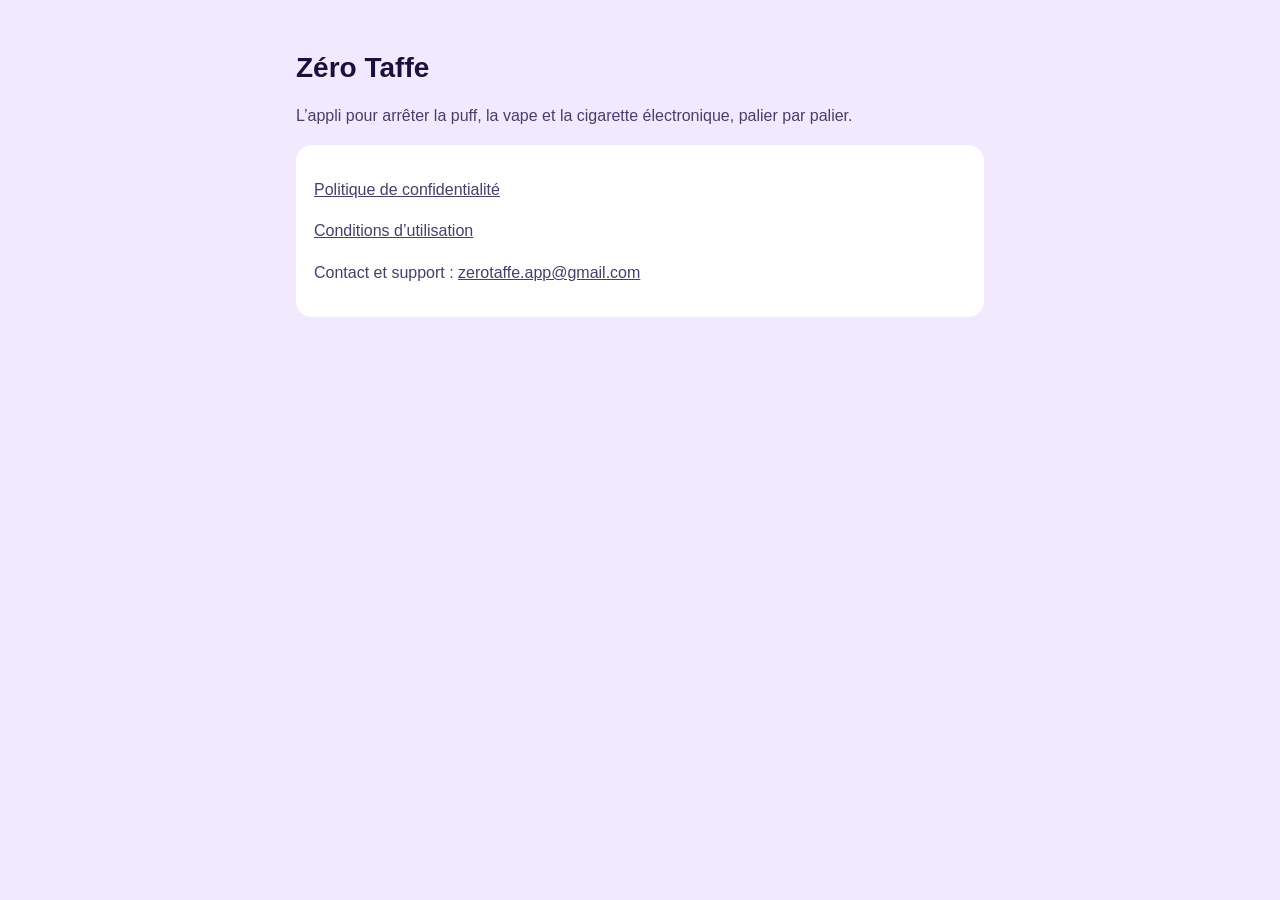
<file: index.html>
<!doctype html><html lang="fr"><head><meta charset="utf-8"><meta name="viewport" content="width=device-width,initial-scale=1"><title>Zéro Taffe</title><link rel="stylesheet" href="style.css"></head>
<body><main><h1>Zéro Taffe</h1><p>L’appli pour arrêter la puff, la vape et la cigarette électronique, palier par palier.</p>
<div class="card"><p><a href="confidentialite.html">Politique de confidentialité</a></p><p><a href="conditions.html">Conditions d’utilisation</a></p><p>Contact et support : <a href="mailto:zerotaffe.app@gmail.com">zerotaffe.app@gmail.com</a></p></div></main></body></html>
</file>
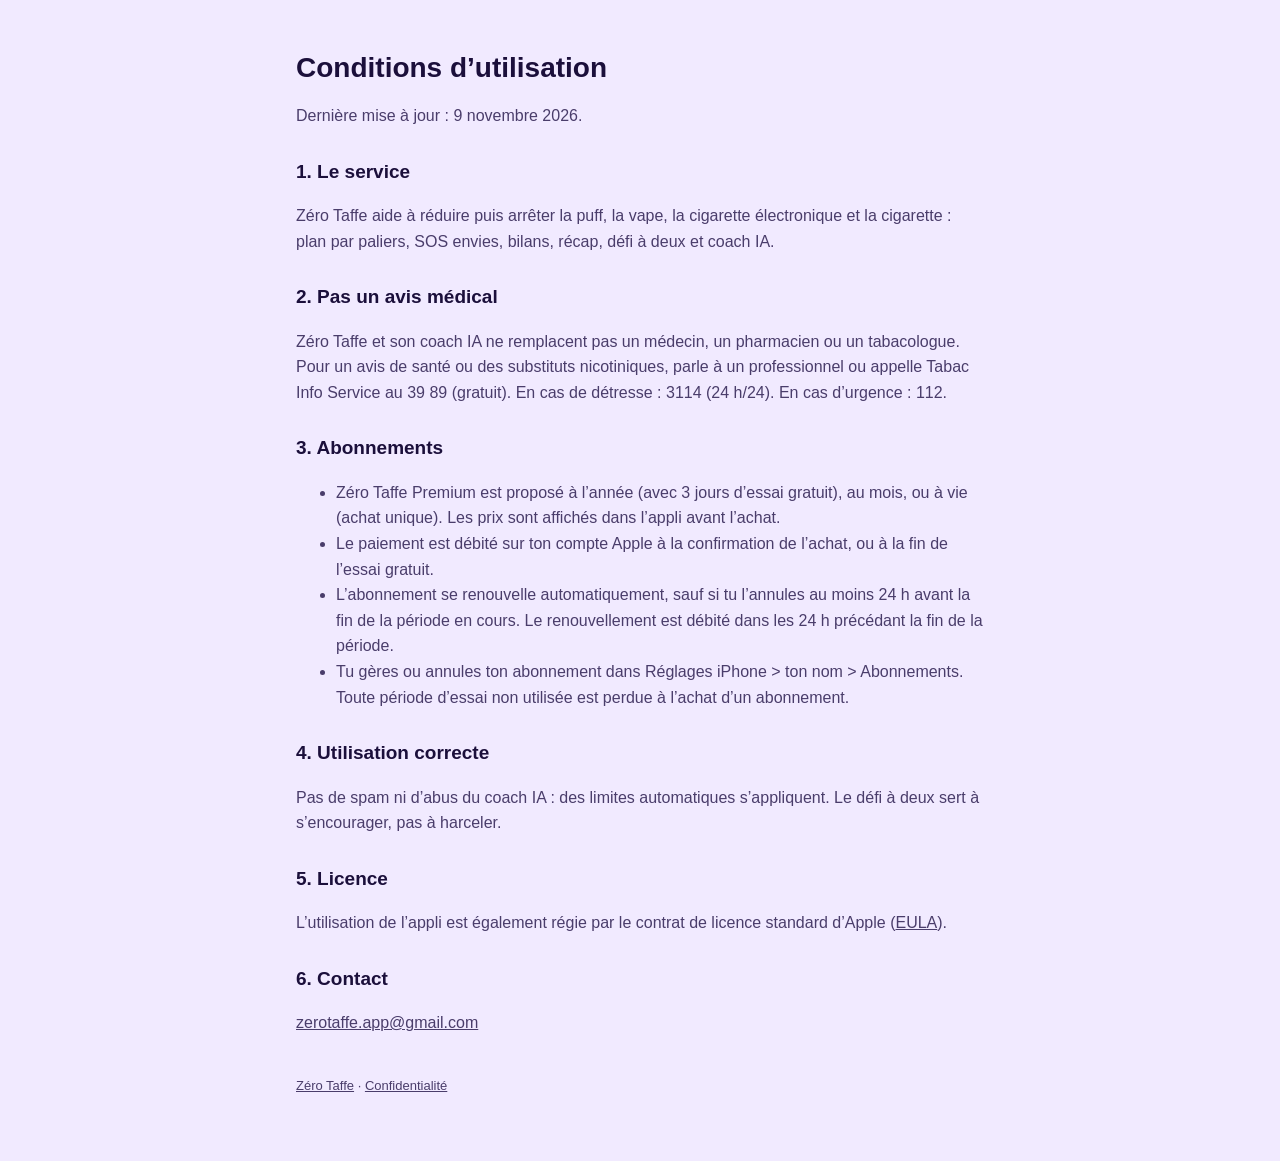
<file: conditions.html>
<!doctype html><html lang="fr"><head><meta charset="utf-8"><meta name="viewport" content="width=device-width,initial-scale=1"><title>Conditions — Zéro Taffe</title><link rel="stylesheet" href="style.css"></head>
<body><main>
<h1>Conditions d’utilisation</h1>
<p>Dernière mise à jour : 9 novembre 2026.</p>

<h2>1. Le service</h2>
<p>Zéro Taffe aide à réduire puis arrêter la puff, la vape, la cigarette électronique et la cigarette : plan par paliers, SOS envies, bilans, récap, défi à deux et coach IA.</p>

<h2>2. Pas un avis médical</h2>
<p>Zéro Taffe et son coach IA ne remplacent pas un médecin, un pharmacien ou un tabacologue. Pour un avis de santé ou des substituts nicotiniques, parle à un professionnel ou appelle Tabac Info Service au 39 89 (gratuit). En cas de détresse : 3114 (24 h/24). En cas d’urgence : 112.</p>

<h2>3. Abonnements</h2>
<ul>
<li>Zéro Taffe Premium est proposé à l’année (avec 3 jours d’essai gratuit), au mois, ou à vie (achat unique). Les prix sont affichés dans l’appli avant l’achat.</li>
<li>Le paiement est débité sur ton compte Apple à la confirmation de l’achat, ou à la fin de l’essai gratuit.</li>
<li>L’abonnement se renouvelle automatiquement, sauf si tu l’annules au moins 24 h avant la fin de la période en cours. Le renouvellement est débité dans les 24 h précédant la fin de la période.</li>
<li>Tu gères ou annules ton abonnement dans Réglages iPhone &gt; ton nom &gt; Abonnements. Toute période d’essai non utilisée est perdue à l’achat d’un abonnement.</li>
</ul>

<h2>4. Utilisation correcte</h2>
<p>Pas de spam ni d’abus du coach IA : des limites automatiques s’appliquent. Le défi à deux sert à s’encourager, pas à harceler.</p>

<h2>5. Licence</h2>
<p>L’utilisation de l’appli est également régie par le contrat de licence standard d’Apple (<a href="https://www.apple.com/legal/internet-services/itunes/dev/stdeula/">EULA</a>).</p>

<h2>6. Contact</h2>
<p><a href="mailto:zerotaffe.app@gmail.com">zerotaffe.app@gmail.com</a></p>
<footer><a href="index.html">Zéro Taffe</a> · <a href="confidentialite.html">Confidentialité</a></footer>
</main></body></html>
</file>
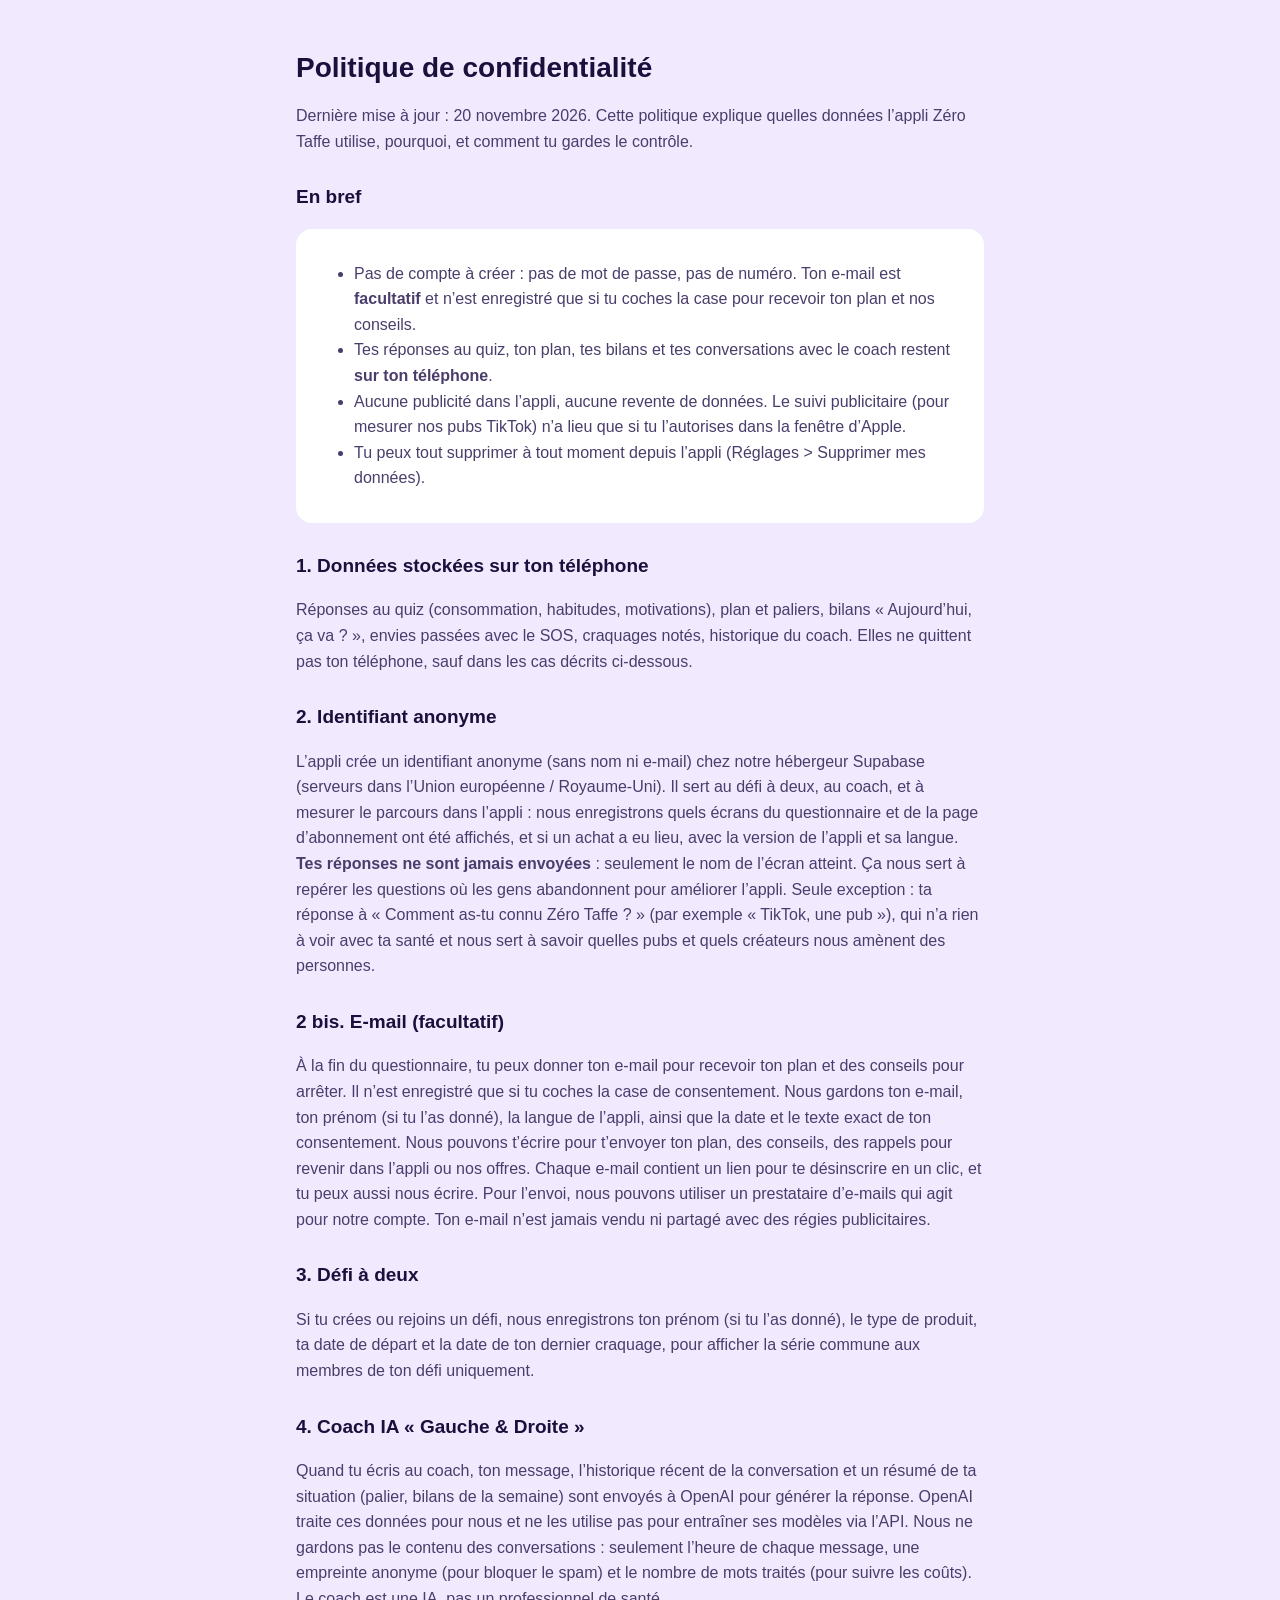
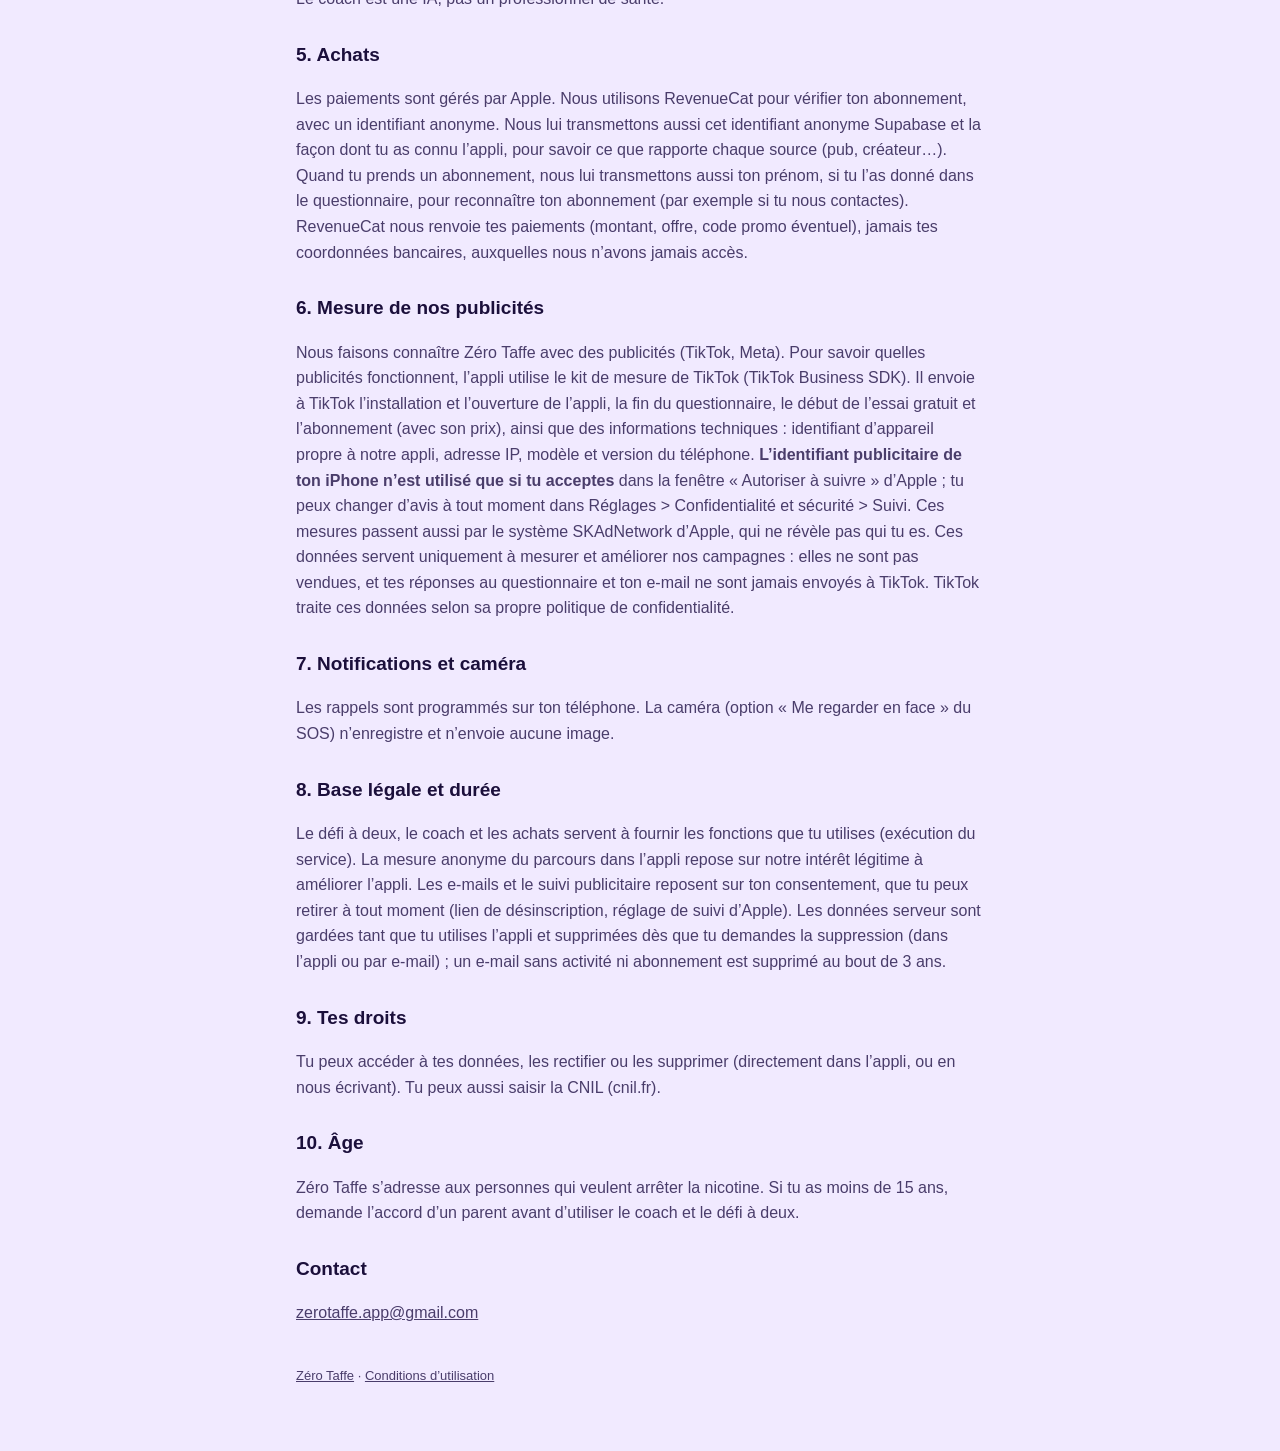
<file: confidentialite.html>
<!doctype html><html lang="fr"><head><meta charset="utf-8"><meta name="viewport" content="width=device-width,initial-scale=1"><title>Confidentialité — Zéro Taffe</title><link rel="stylesheet" href="style.css"></head>
<body><main>
<h1>Politique de confidentialité</h1>
<p>Dernière mise à jour : 20 novembre 2026. Cette politique explique quelles données l’appli Zéro Taffe utilise, pourquoi, et comment tu gardes le contrôle.</p>

<h2>En bref</h2>
<div class="card"><ul>
<li>Pas de compte à créer : pas de mot de passe, pas de numéro. Ton e-mail est <b>facultatif</b> et n’est enregistré que si tu coches la case pour recevoir ton plan et nos conseils.</li>
<li>Tes réponses au quiz, ton plan, tes bilans et tes conversations avec le coach restent <b>sur ton téléphone</b>.</li>
<li>Aucune publicité dans l’appli, aucune revente de données. Le suivi publicitaire (pour mesurer nos pubs TikTok) n’a lieu que si tu l’autorises dans la fenêtre d’Apple.</li>
<li>Tu peux tout supprimer à tout moment depuis l’appli (Réglages &gt; Supprimer mes données).</li>
</ul></div>

<h2>1. Données stockées sur ton téléphone</h2>
<p>Réponses au quiz (consommation, habitudes, motivations), plan et paliers, bilans « Aujourd’hui, ça va ? », envies passées avec le SOS, craquages notés, historique du coach. Elles ne quittent pas ton téléphone, sauf dans les cas décrits ci-dessous.</p>

<h2>2. Identifiant anonyme</h2>
<p>L’appli crée un identifiant anonyme (sans nom ni e-mail) chez notre hébergeur Supabase (serveurs dans l’Union européenne / Royaume-Uni). Il sert au défi à deux, au coach, et à mesurer le parcours dans l’appli : nous enregistrons quels écrans du questionnaire et de la page d’abonnement ont été affichés, et si un achat a eu lieu, avec la version de l’appli et sa langue. <b>Tes réponses ne sont jamais envoyées</b> : seulement le nom de l’écran atteint. Ça nous sert à repérer les questions où les gens abandonnent pour améliorer l’appli. Seule exception : ta réponse à « Comment as-tu connu Zéro Taffe ? » (par exemple « TikTok, une pub »), qui n’a rien à voir avec ta santé et nous sert à savoir quelles pubs et quels créateurs nous amènent des personnes.</p>

<h2>2 bis. E-mail (facultatif)</h2>
<p>À la fin du questionnaire, tu peux donner ton e-mail pour recevoir ton plan et des conseils pour arrêter. Il n’est enregistré que si tu coches la case de consentement. Nous gardons ton e-mail, ton prénom (si tu l’as donné), la langue de l’appli, ainsi que la date et le texte exact de ton consentement. Nous pouvons t’écrire pour t’envoyer ton plan, des conseils, des rappels pour revenir dans l’appli ou nos offres. Chaque e-mail contient un lien pour te désinscrire en un clic, et tu peux aussi nous écrire. Pour l’envoi, nous pouvons utiliser un prestataire d’e-mails qui agit pour notre compte. Ton e-mail n’est jamais vendu ni partagé avec des régies publicitaires.</p>

<h2>3. Défi à deux</h2>
<p>Si tu crées ou rejoins un défi, nous enregistrons ton prénom (si tu l’as donné), le type de produit, ta date de départ et la date de ton dernier craquage, pour afficher la série commune aux membres de ton défi uniquement.</p>

<h2>4. Coach IA « Gauche &amp; Droite »</h2>
<p>Quand tu écris au coach, ton message, l’historique récent de la conversation et un résumé de ta situation (palier, bilans de la semaine) sont envoyés à OpenAI pour générer la réponse. OpenAI traite ces données pour nous et ne les utilise pas pour entraîner ses modèles via l’API. Nous ne gardons pas le contenu des conversations : seulement l’heure de chaque message, une empreinte anonyme (pour bloquer le spam) et le nombre de mots traités (pour suivre les coûts). Le coach est une IA, pas un professionnel de santé.</p>

<h2>5. Achats</h2>
<p>Les paiements sont gérés par Apple. Nous utilisons RevenueCat pour vérifier ton abonnement, avec un identifiant anonyme. Nous lui transmettons aussi cet identifiant anonyme Supabase et la façon dont tu as connu l’appli, pour savoir ce que rapporte chaque source (pub, créateur…). Quand tu prends un abonnement, nous lui transmettons aussi ton prénom, si tu l’as donné dans le questionnaire, pour reconnaître ton abonnement (par exemple si tu nous contactes). RevenueCat nous renvoie tes paiements (montant, offre, code promo éventuel), jamais tes coordonnées bancaires, auxquelles nous n’avons jamais accès.</p>

<h2>6. Mesure de nos publicités</h2>
<p>Nous faisons connaître Zéro Taffe avec des publicités (TikTok, Meta). Pour savoir quelles publicités fonctionnent, l’appli utilise le kit de mesure de TikTok (TikTok Business SDK). Il envoie à TikTok l’installation et l’ouverture de l’appli, la fin du questionnaire, le début de l’essai gratuit et l’abonnement (avec son prix), ainsi que des informations techniques : identifiant d’appareil propre à notre appli, adresse IP, modèle et version du téléphone. <b>L’identifiant publicitaire de ton iPhone n’est utilisé que si tu acceptes</b> dans la fenêtre « Autoriser à suivre » d’Apple ; tu peux changer d’avis à tout moment dans Réglages &gt; Confidentialité et sécurité &gt; Suivi. Ces mesures passent aussi par le système SKAdNetwork d’Apple, qui ne révèle pas qui tu es. Ces données servent uniquement à mesurer et améliorer nos campagnes : elles ne sont pas vendues, et tes réponses au questionnaire et ton e-mail ne sont jamais envoyés à TikTok. TikTok traite ces données selon sa propre politique de confidentialité.</p>

<h2>7. Notifications et caméra</h2>
<p>Les rappels sont programmés sur ton téléphone. La caméra (option « Me regarder en face » du SOS) n’enregistre et n’envoie aucune image.</p>

<h2>8. Base légale et durée</h2>
<p>Le défi à deux, le coach et les achats servent à fournir les fonctions que tu utilises (exécution du service). La mesure anonyme du parcours dans l’appli repose sur notre intérêt légitime à améliorer l’appli. Les e-mails et le suivi publicitaire reposent sur ton consentement, que tu peux retirer à tout moment (lien de désinscription, réglage de suivi d’Apple). Les données serveur sont gardées tant que tu utilises l’appli et supprimées dès que tu demandes la suppression (dans l’appli ou par e-mail) ; un e-mail sans activité ni abonnement est supprimé au bout de 3 ans.</p>

<h2>9. Tes droits</h2>
<p>Tu peux accéder à tes données, les rectifier ou les supprimer (directement dans l’appli, ou en nous écrivant). Tu peux aussi saisir la CNIL (cnil.fr).</p>

<h2>10. Âge</h2>
<p>Zéro Taffe s’adresse aux personnes qui veulent arrêter la nicotine. Si tu as moins de 15 ans, demande l’accord d’un parent avant d’utiliser le coach et le défi à deux.</p>

<h2>Contact</h2>
<p><a href="mailto:zerotaffe.app@gmail.com">zerotaffe.app@gmail.com</a></p>
<footer><a href="index.html">Zéro Taffe</a> · <a href="conditions.html">Conditions d’utilisation</a></footer>
</main></body></html>
</file>
<file: style.css>
:root{--bg:#F1EAFF;--ink:#1B0F3B;--soft:#4A3D6B;--card:#fff}
@media (prefers-color-scheme:dark){:root{--bg:#1B0F3B;--ink:#F1EAFF;--soft:#cfc6e6;--card:#261a4a}}
*{box-sizing:border-box}body{margin:0;background:var(--bg);color:var(--ink);font:16px/1.6 -apple-system,BlinkMacSystemFont,"Segoe UI",Roboto,sans-serif}
main{max-width:720px;margin:0 auto;padding:32px 16px 64px}h1{font-size:28px;line-height:1.2}h2{font-size:19px;margin-top:28px}
p,li{color:var(--soft)}a{color:inherit}.card{background:var(--card);border-radius:16px;padding:16px 18px;margin:16px 0}
footer{margin-top:40px;font-size:13px;color:var(--soft)}
</file>
